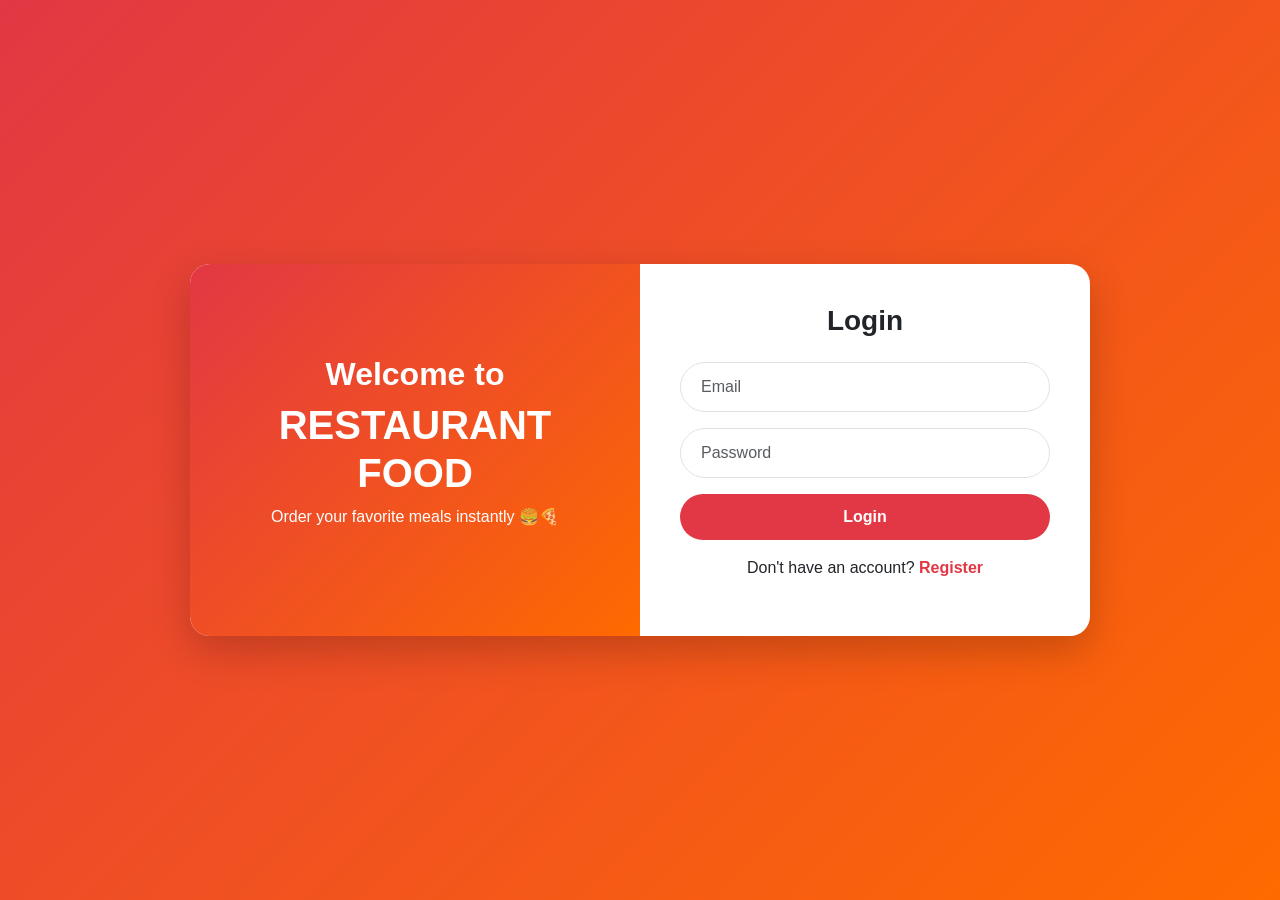
<file: index.html>
<!DOCTYPE html>
<html lang="en">
<head>
<meta charset="UTF-8">
<meta name="viewport" content="width=device-width, initial-scale=1.0">
<title>Auth - Restaurant Food</title>

<link href="https://cdn.jsdelivr.net/npm/bootstrap@5.3.0/dist/css/bootstrap.min.css" rel="stylesheet">
<link rel="stylesheet" href="https://cdnjs.cloudflare.com/ajax/libs/font-awesome/6.4.0/css/all.min.css">
<link rel="stylesheet" href="login.css">
</head>

<body>

<div class="auth-box">

    <div class="auth-left">
        <h2>Welcome to</h2>
        <h1 class="fw-bold">RESTAURANT FOOD</h1>
        <p>Order your favorite meals instantly 🍔🍕</p>
    </div>

    <div class="auth-right">

        <form id="loginForm">
            <h3 class="fw-bold mb-4 text-center">Login</h3>

            <input type="email" class="form-control mb-3" placeholder="Email">
            <input type="password" class="form-control mb-3" placeholder="Password">

            <a class="btn btn-main" href="/Restaurant/index.html">
                Login
            </a>
    

            <p class="text-center mt-3">
                Don't have an account?
                <span class="toggle-text" onclick="showRegister()">Register</span>
            </p>
        </form>

        <form id="registerForm">
            <h3 class="fw-bold mb-4 text-center">Register</h3>

            <input type="text" class="form-control mb-3" placeholder="Full Name">
            <input type="email" class="form-control mb-3" placeholder="Email">
            <input type="password" class="form-control mb-3" placeholder="Password">
            <input type="password" class="form-control mb-3" placeholder="Confirm Password">

            <button class="btn btn-main">Register</button>

            <p class="text-center mt-3">
                Already have an account?
               <span class="toggle-text" onclick="showLogin()">Login</span>
            </p>
        </form>

    </div>
</div>

<script>
function showRegister() {
    document.getElementById("loginForm").style.display = "none";
    document.getElementById("registerForm").style.display = "block";
}

function showLogin() {
    document.getElementById("registerForm").style.display = "none";
    document.getElementById("loginForm").style.display = "block";
}
</script>

</body>
</html>
</file>
<file: login.css>
body {
    font-family: 'Segoe UI', sans-serif;
    background: linear-gradient(135deg,#e23744,#ff6a00);
    height: 100vh;
    display: flex;
    align-items: center;
    justify-content: center;
}

/* CONTAINER */
.auth-box {
    width: 900px;
    max-width: 95%;
    background: #fff;
    border-radius: 20px;
    overflow: hidden;
    box-shadow: 0 15px 40px rgba(0,0,0,0.2);
    display: flex;
}

/* LEFT SIDE */
.auth-left {
    background: linear-gradient(135deg,#e23744,#ff6a00);
    color: white;
    flex: 1;
    display: flex;
    flex-direction: column;
    justify-content: center;
    align-items: center;
    padding: 40px;
    text-align: center;
}

.auth-left h2 {
    font-weight: 800;
}

/* RIGHT SIDE */
.auth-right {
    flex: 1;
    padding: 40px;
}

/* FORM */
.form-control {
    border-radius: 30px;
    padding: 12px 20px;
}

.btn-main {
    background: #e23744;
    color: white;
    border-radius: 30px;
    padding: 10px;
    width: 100%;
    font-weight: 600;
}

/* TOGGLE */
.toggle-text {
    cursor: pointer;
    color: #e23744;
    font-weight: 600;
}

/* HIDE REGISTER INITIALLY */
#registerForm {
    display: none;
}

/* MOBILE */
@media(max-width:768px){
    .auth-box {
        flex-direction: column;
    }
    .auth-left {
        display: none;
    }
}
</file>
